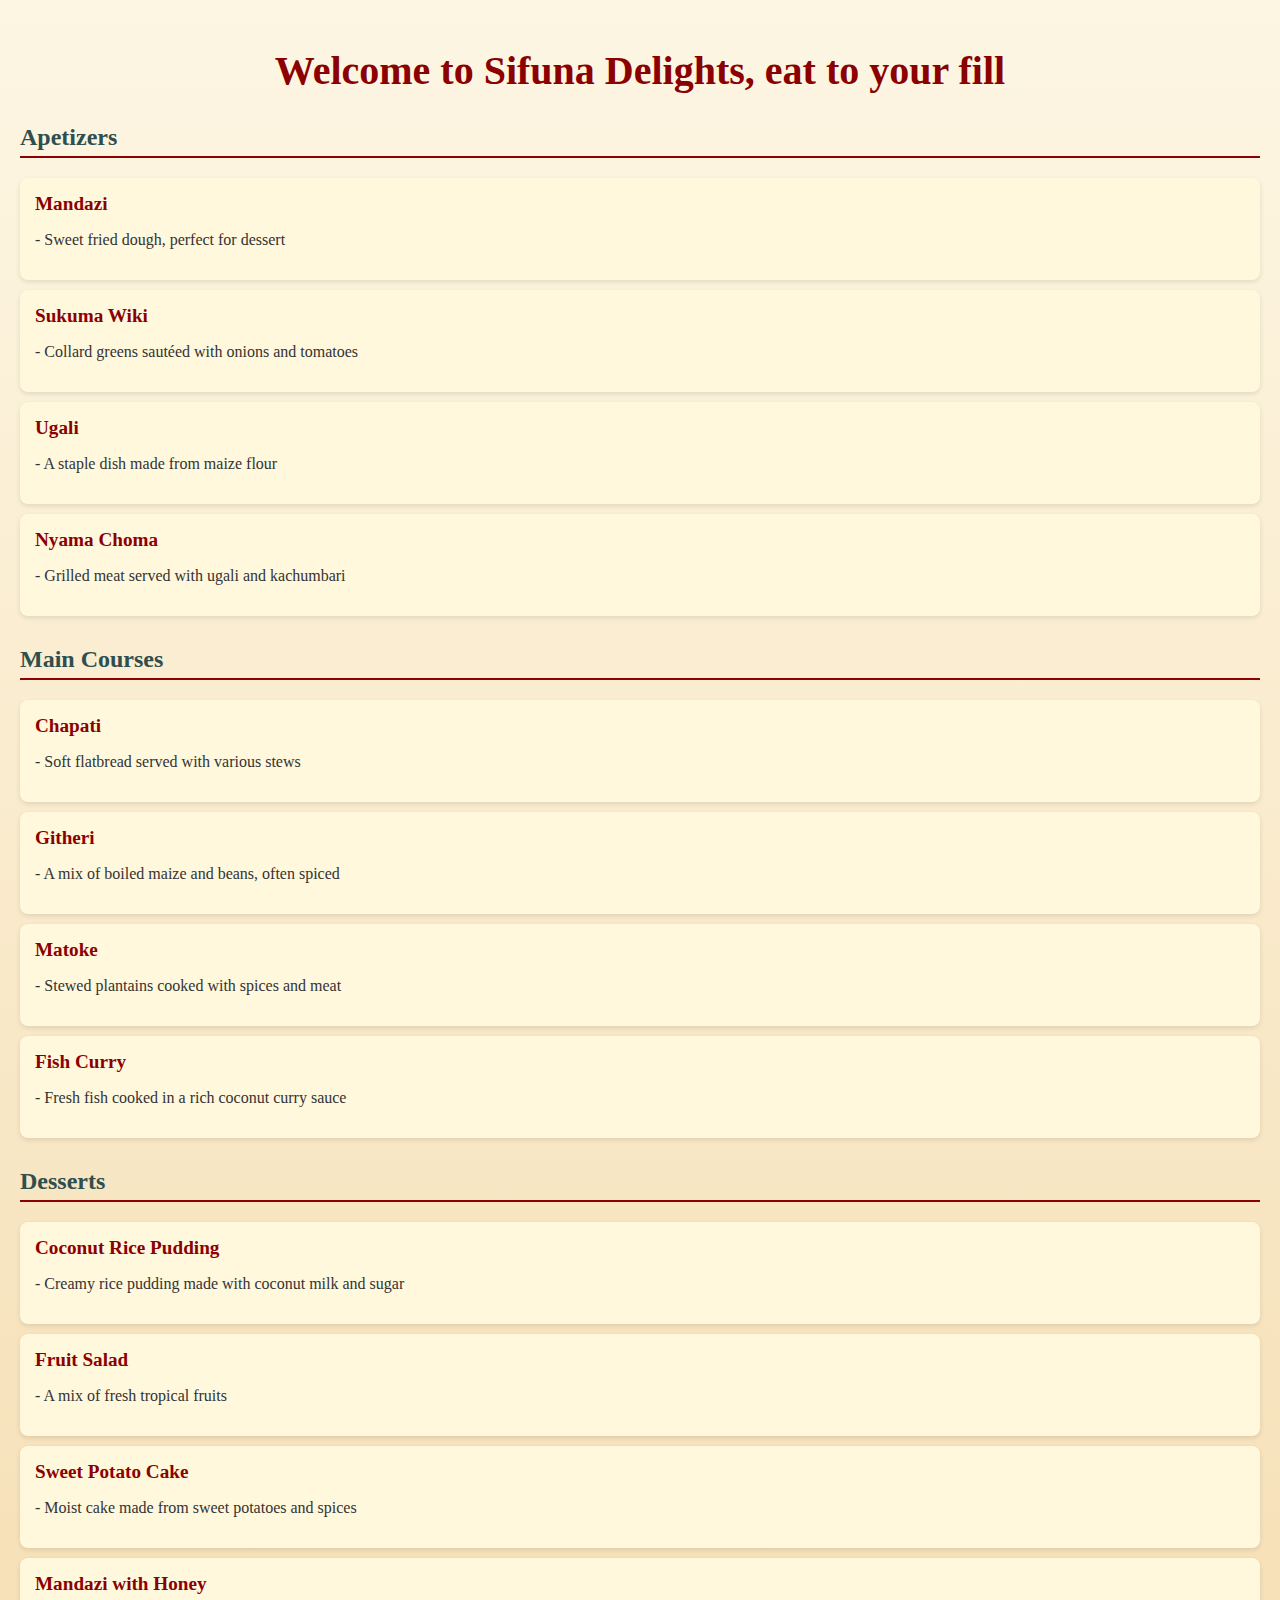
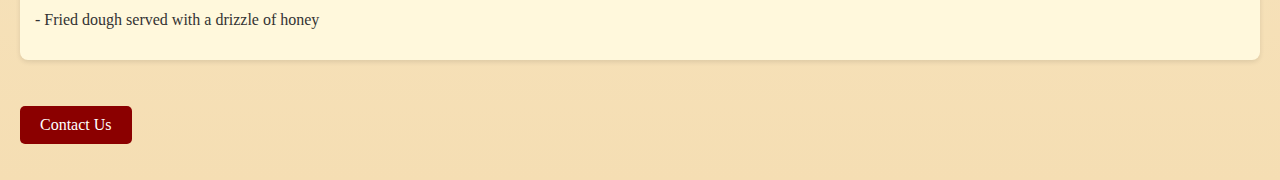
<file: Sifuna Delights/index.html>
<!DOCTYPE html>
<html lang="en">
<head>
    <meta charset="UTF-8">
    <meta name="viewport" content="width=device-width, initial-scale=1.0">
    <title>Sifuna Delights</title>
    <style>
        body { 
            font-family: 'Georgia', serif; background: linear-gradient(to bottom, #fdf6e3, #f5deb3); color: #333; margin: 0; padding: 20px;
             } 
             h1 { text-align: center; color: #8b0000; /* Dark red for elegance */ font-size: 2.5em; margin-bottom: 30px; } 
             h2 { color: #2f4f4f; /* Dark slate gray */ border-bottom: 2px solid #8b0000; padding-bottom: 5px; margin-top: 30px; 
             }
              ul { list-style-type: none; /* Remove default bullets */ padding: 0; 
              } li
               { background: #fff8dc; /* Cornsilk background */ margin: 10px 0; padding: 15px; border-radius: 8px; box-shadow: 0 2px 5px rgba(0,0,0,0.1); transition: transform 0.2s; } 
               li:hover { transform: scale(1.02); background: #ffe4b5; /* Moccasin highlight */ } strong { font-size: 1.2em; color: #8b0000; }
                a { display: inline-block; margin-top: 30px; text-decoration: none; background: #8b0000; color: white; padding: 10px 20px; border-radius: 5px; transition: background 0.3s; } 
                a:hover { background: #b22222; /* Firebrick red */ } </style>
    </style>
</head>
<body>
<h1>Welcome to Sifuna Delights, eat to your fill</h1>
<!-- Apetizers -->
        <h2>Apetizers</h2>
        <ul>
            <li>
                <strong>Mandazi</strong>
                <p>- Sweet fried dough, perfect for dessert</p></li>
            <li>
                <strong>Sukuma Wiki</strong>
                <p>- Collard greens sautéed with onions and tomatoes</p></li>
            <li>
                <strong>Ugali</strong>
                <p>- A staple dish made from maize flour</p></li>
            <li>
                <strong>Nyama Choma</strong>
                <p>- Grilled meat served with ugali and kachumbari</p></li>
        </ul>
<!-- Main Courses -->
<h2>Main Courses</h2>
        <ul>
            <li>
                <strong>Chapati</strong>
                <p>- Soft flatbread served with various stews</p></li>
            <li>
                <strong>Githeri</strong>
                <p>- A mix of boiled maize and beans, often spiced</p></li>
            <li>
                <strong>Matoke</strong>
                <p>- Stewed plantains cooked with spices and meat</p></li>
            <li>
                <strong>Fish Curry</strong>
                <p>- Fresh fish cooked in a rich coconut curry sauce</p></li>
        </ul>
<!-- Desserts -->
<h2>Desserts</h2>
        <ul>
            <li>
                <strong>Coconut Rice Pudding</strong>
                <p>- Creamy rice pudding made with coconut milk and sugar</p></li>
            <li>
                <strong>Fruit Salad</strong>
                <p>- A mix of fresh tropical fruits</p></li>
            <li>
                <strong>Sweet Potato Cake</strong>
                <p>- Moist cake made from sweet potatoes and spices</p></li>
            <li>
                <strong>Mandazi with Honey</strong>
                <p>- Fried dough served with a drizzle of honey</p></li>
        </ul>
        <!-- contact link-->
        <p><a href="contact.html">Contact Us</a></p>
</body>
</html>
</file>
